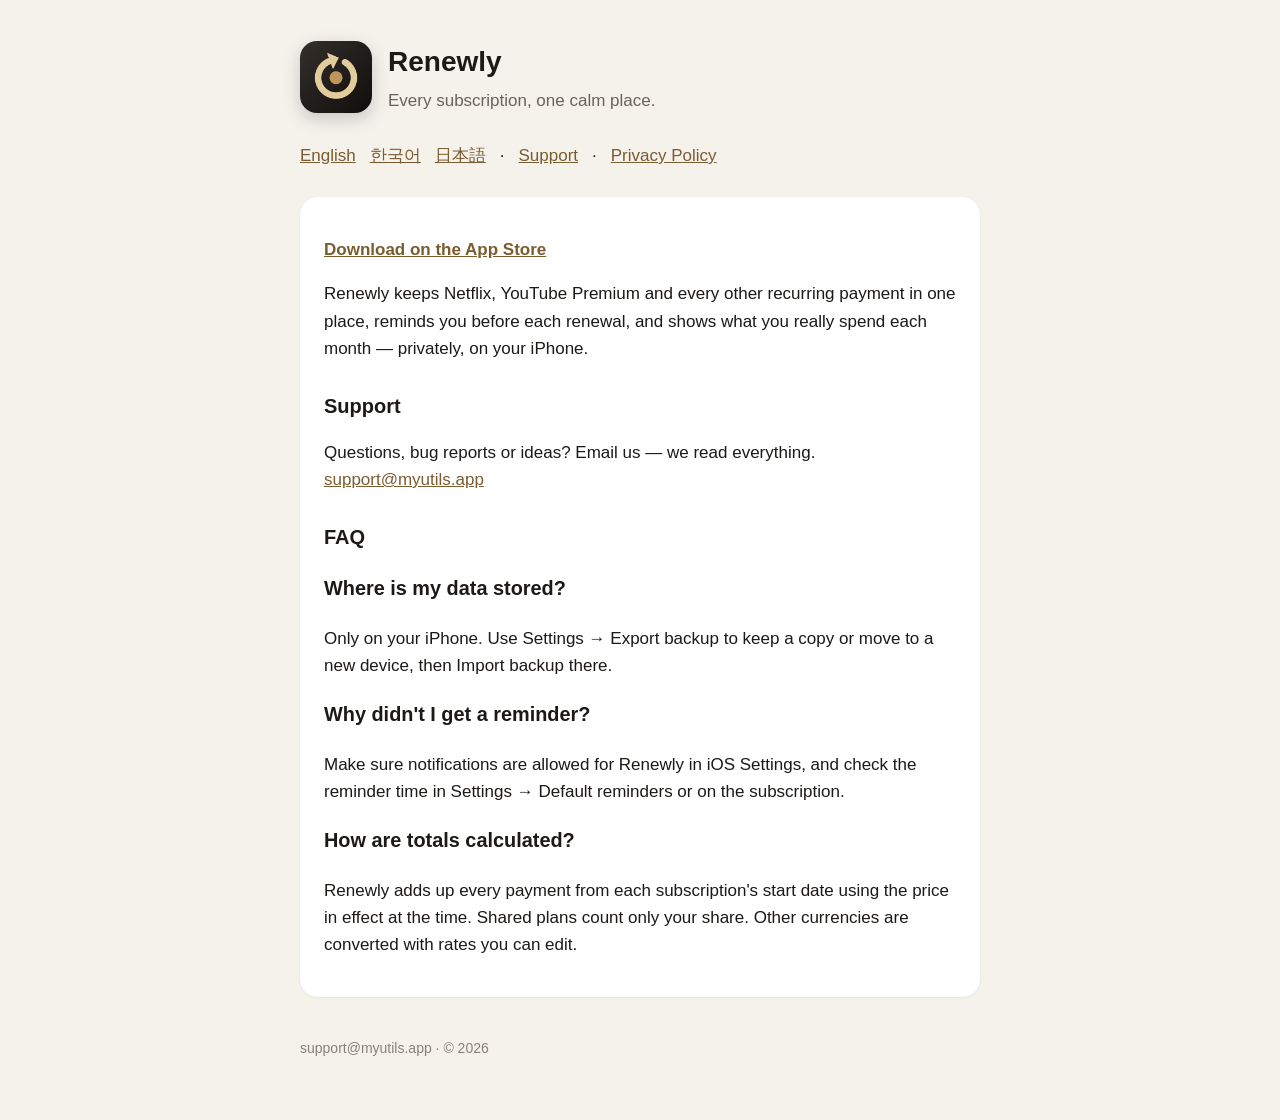
<file: index.html>
<!doctype html><html lang="en"><head><meta charset="utf-8"><meta name="viewport" content="width=device-width,initial-scale=1">
<title>Renewly — Support</title><link rel="stylesheet" href="./style.css"></head><body><main>
<header><img src="./icon.png" alt=""><div><h1>Renewly</h1><p class="tag">Every subscription, one calm place.</p></div></header>
<nav><a href="./privacy.html">English</a> <a href="./ko/privacy.html">한국어</a> <a href="./ja/privacy.html">日本語</a> · <a href="./index.html">Support</a> · <a href="./privacy.html">Privacy Policy</a></nav>
<div class="card"><p><a href="https://apps.apple.com/us/app/id6816965976"><strong>Download on the App Store</strong></a></p><p>Renewly keeps Netflix, YouTube Premium and every other recurring payment in one place, reminds you before each renewal, and shows what you really spend each month — privately, on your iPhone.</p><h2>Support</h2><p>Questions, bug reports or ideas? Email us — we read everything. <a href="mailto:support@myutils.app">support@myutils.app</a></p><h2>FAQ</h2><h3>Where is my data stored?</h3><p>Only on your iPhone. Use Settings → Export backup to keep a copy or move to a new device, then Import backup there.</p><h3>Why didn't I get a reminder?</h3><p>Make sure notifications are allowed for Renewly in iOS Settings, and check the reminder time in Settings → Default reminders or on the subscription.</p><h3>How are totals calculated?</h3><p>Renewly adds up every payment from each subscription's start date using the price in effect at the time. Shared plans count only your share. Other currencies are converted with rates you can edit.</p></div><footer>support@myutils.app · © 2026</footer></main></body></html>
</file>
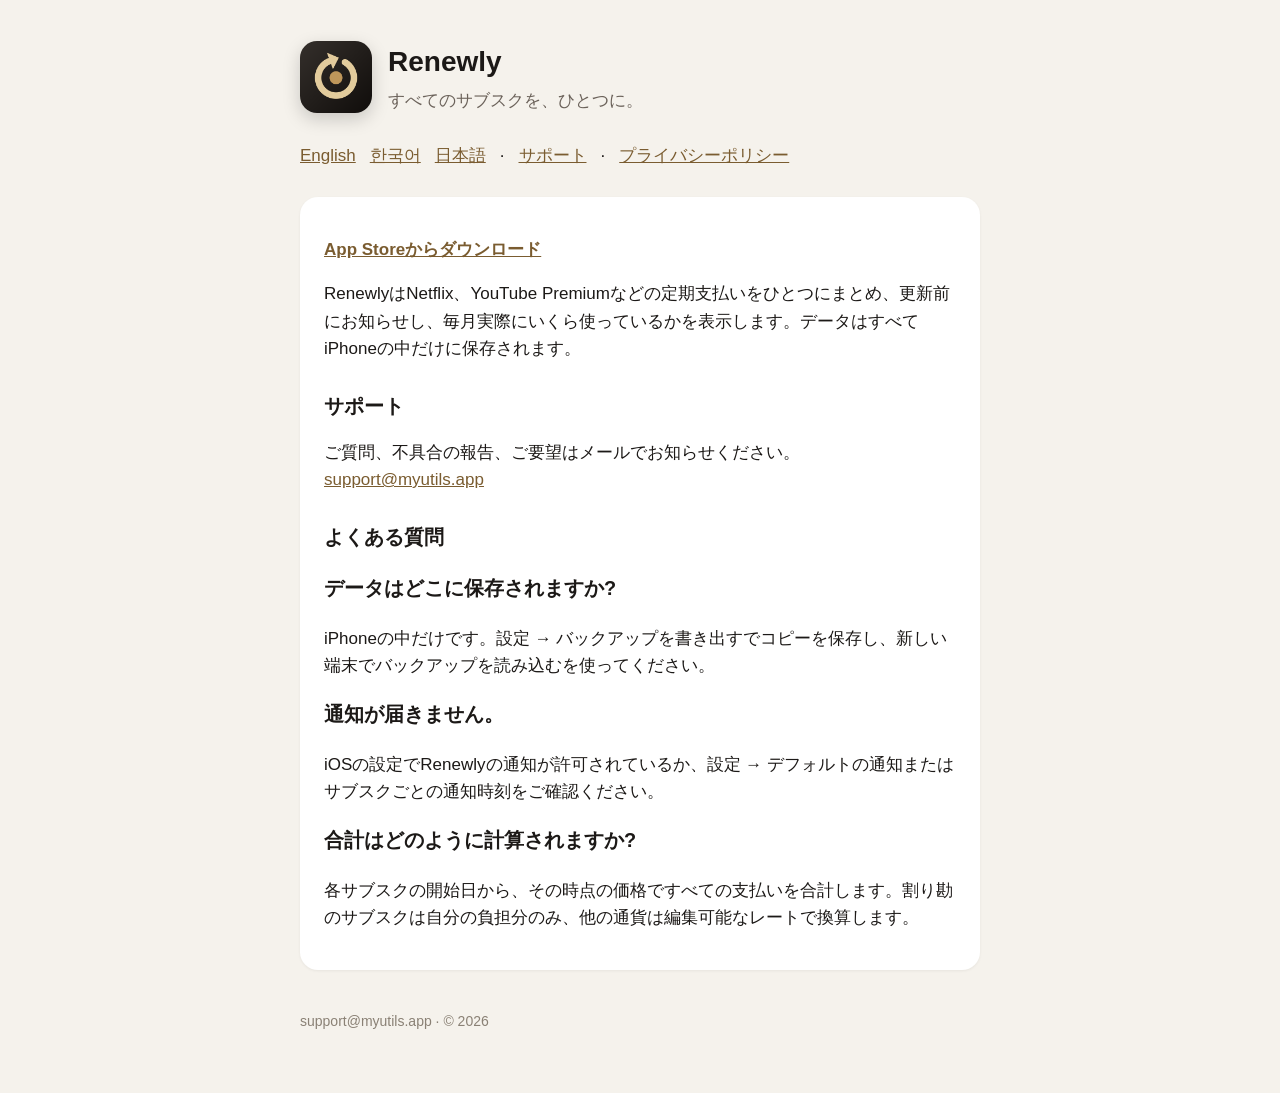
<file: ja/index.html>
<!doctype html><html lang="ja"><head><meta charset="utf-8"><meta name="viewport" content="width=device-width,initial-scale=1">
<title>Renewly — サポート</title><link rel="stylesheet" href="../style.css"></head><body><main>
<header><img src="../icon.png" alt=""><div><h1>Renewly</h1><p class="tag">すべてのサブスクを、ひとつに。</p></div></header>
<nav><a href="../privacy.html">English</a> <a href="../ko/privacy.html">한국어</a> <a href="../ja/privacy.html">日本語</a> · <a href="./index.html">サポート</a> · <a href="./privacy.html">プライバシーポリシー</a></nav>
<div class="card"><p><a href="https://apps.apple.com/jp/app/id6816965976"><strong>App Storeからダウンロード</strong></a></p><p>RenewlyはNetflix、YouTube Premiumなどの定期支払いをひとつにまとめ、更新前にお知らせし、毎月実際にいくら使っているかを表示します。データはすべてiPhoneの中だけに保存されます。</p><h2>サポート</h2><p>ご質問、不具合の報告、ご要望はメールでお知らせください。 <a href="mailto:support@myutils.app">support@myutils.app</a></p><h2>よくある質問</h2><h3>データはどこに保存されますか?</h3><p>iPhoneの中だけです。設定 → バックアップを書き出すでコピーを保存し、新しい端末でバックアップを読み込むを使ってください。</p><h3>通知が届きません。</h3><p>iOSの設定でRenewlyの通知が許可されているか、設定 → デフォルトの通知またはサブスクごとの通知時刻をご確認ください。</p><h3>合計はどのように計算されますか?</h3><p>各サブスクの開始日から、その時点の価格ですべての支払いを合計します。割り勘のサブスクは自分の負担分のみ、他の通貨は編集可能なレートで換算します。</p></div><footer>support@myutils.app · © 2026</footer></main></body></html>
</file>
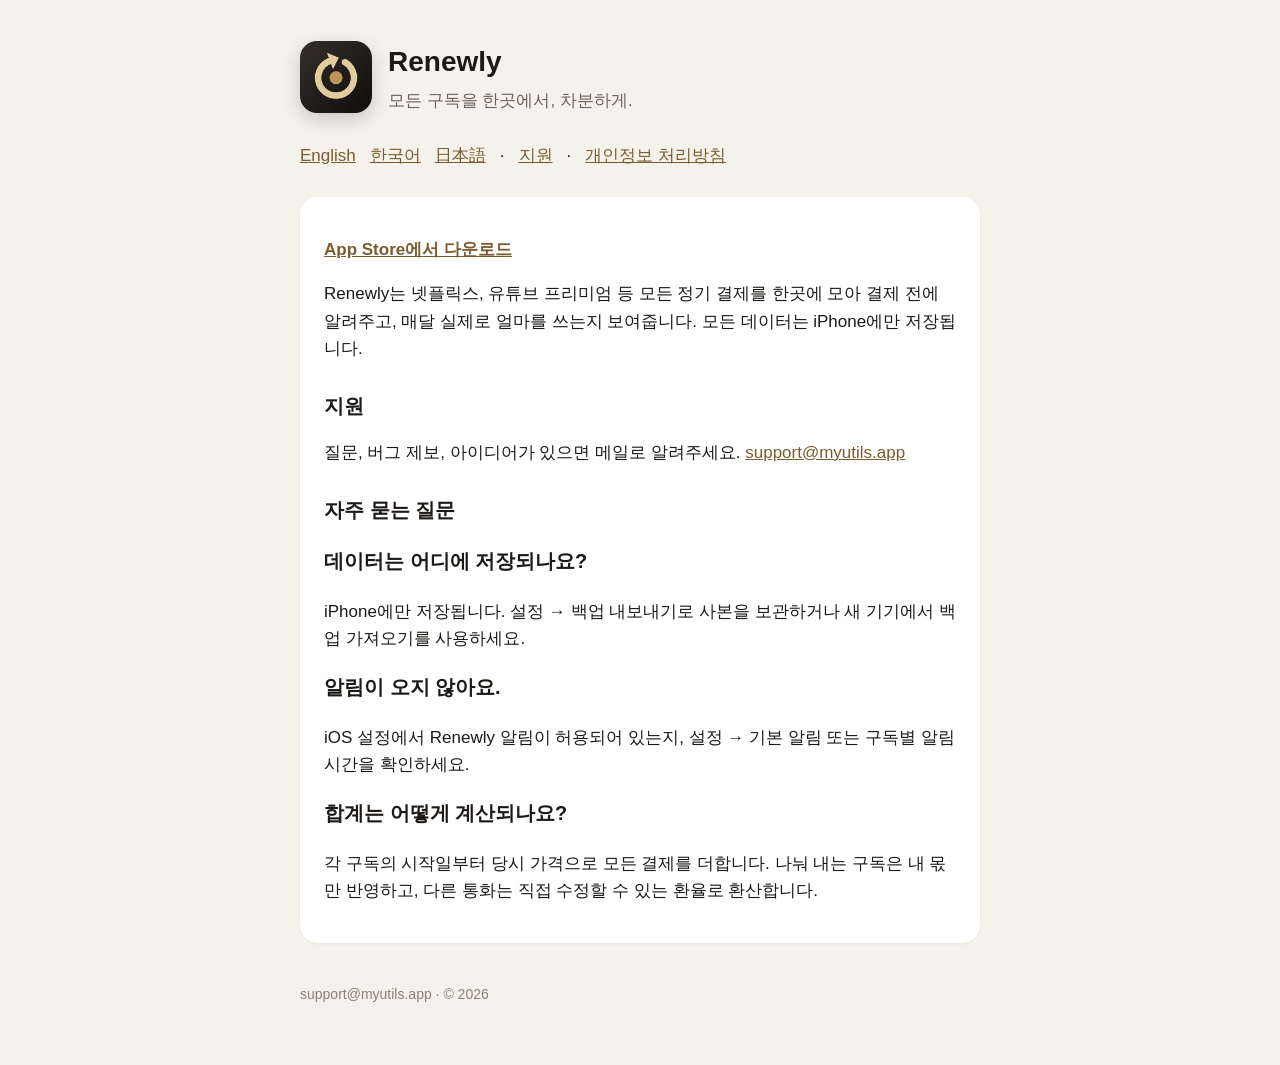
<file: ko/index.html>
<!doctype html><html lang="ko"><head><meta charset="utf-8"><meta name="viewport" content="width=device-width,initial-scale=1">
<title>Renewly — 지원</title><link rel="stylesheet" href="../style.css"></head><body><main>
<header><img src="../icon.png" alt=""><div><h1>Renewly</h1><p class="tag">모든 구독을 한곳에서, 차분하게.</p></div></header>
<nav><a href="../privacy.html">English</a> <a href="../ko/privacy.html">한국어</a> <a href="../ja/privacy.html">日本語</a> · <a href="./index.html">지원</a> · <a href="./privacy.html">개인정보 처리방침</a></nav>
<div class="card"><p><a href="https://apps.apple.com/kr/app/id6816965976"><strong>App Store에서 다운로드</strong></a></p><p>Renewly는 넷플릭스, 유튜브 프리미엄 등 모든 정기 결제를 한곳에 모아 결제 전에 알려주고, 매달 실제로 얼마를 쓰는지 보여줍니다. 모든 데이터는 iPhone에만 저장됩니다.</p><h2>지원</h2><p>질문, 버그 제보, 아이디어가 있으면 메일로 알려주세요. <a href="mailto:support@myutils.app">support@myutils.app</a></p><h2>자주 묻는 질문</h2><h3>데이터는 어디에 저장되나요?</h3><p>iPhone에만 저장됩니다. 설정 → 백업 내보내기로 사본을 보관하거나 새 기기에서 백업 가져오기를 사용하세요.</p><h3>알림이 오지 않아요.</h3><p>iOS 설정에서 Renewly 알림이 허용되어 있는지, 설정 → 기본 알림 또는 구독별 알림 시간을 확인하세요.</p><h3>합계는 어떻게 계산되나요?</h3><p>각 구독의 시작일부터 당시 가격으로 모든 결제를 더합니다. 나눠 내는 구독은 내 몫만 반영하고, 다른 통화는 직접 수정할 수 있는 환율로 환산합니다.</p></div><footer>support@myutils.app · © 2026</footer></main></body></html>
</file>
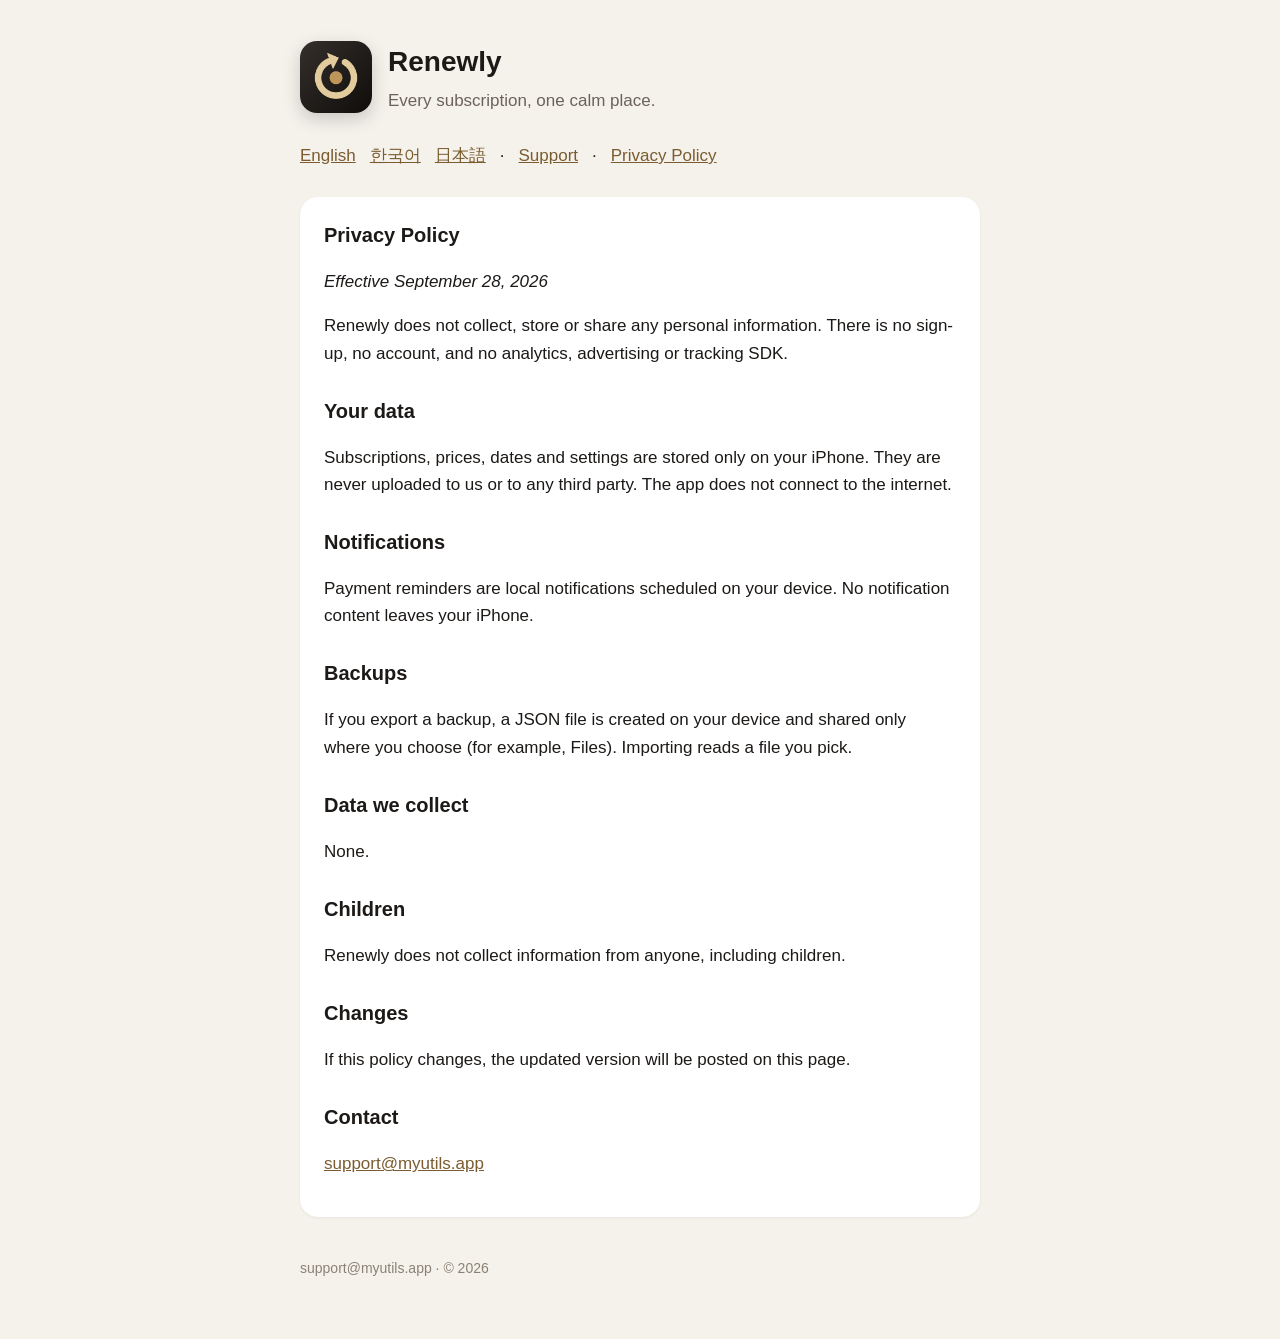
<file: privacy.html>
<!doctype html><html lang="en"><head><meta charset="utf-8"><meta name="viewport" content="width=device-width,initial-scale=1">
<title>Renewly — Privacy Policy</title><link rel="stylesheet" href="./style.css"></head><body><main>
<header><img src="./icon.png" alt=""><div><h1>Renewly</h1><p class="tag">Every subscription, one calm place.</p></div></header>
<nav><a href="./privacy.html">English</a> <a href="./ko/privacy.html">한국어</a> <a href="./ja/privacy.html">日本語</a> · <a href="./index.html">Support</a> · <a href="./privacy.html">Privacy Policy</a></nav>
<div class="card"><h2 style="margin-top:0">Privacy Policy</h2><p><em>Effective September 28, 2026</em></p><p>Renewly does not collect, store or share any personal information. There is no sign-up, no account, and no analytics, advertising or tracking SDK.</p><h2>Your data</h2><p>Subscriptions, prices, dates and settings are stored only on your iPhone. They are never uploaded to us or to any third party. The app does not connect to the internet.</p><h2>Notifications</h2><p>Payment reminders are local notifications scheduled on your device. No notification content leaves your iPhone.</p><h2>Backups</h2><p>If you export a backup, a JSON file is created on your device and shared only where you choose (for example, Files). Importing reads a file you pick.</p><h2>Data we collect</h2><p>None.</p><h2>Children</h2><p>Renewly does not collect information from anyone, including children.</p><h2>Changes</h2><p>If this policy changes, the updated version will be posted on this page.</p><h2>Contact</h2><p><a href="mailto:support@myutils.app">support@myutils.app</a></p></div><footer>support@myutils.app · © 2026</footer></main></body></html>
</file>
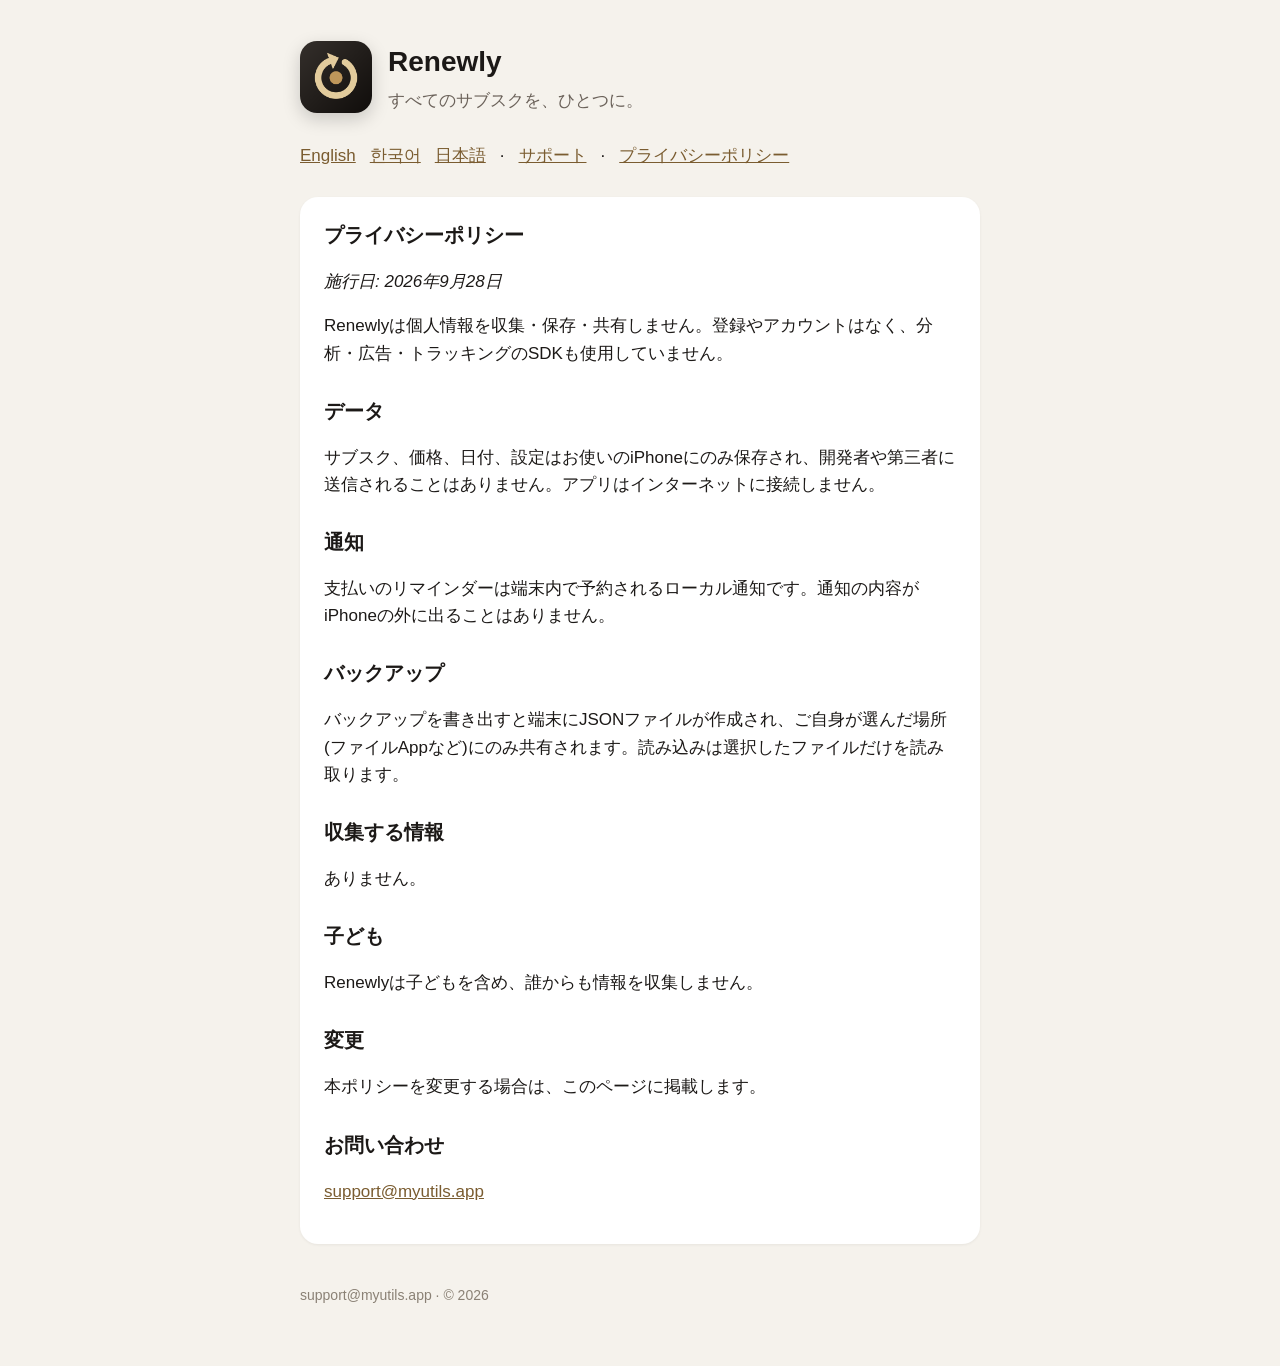
<file: ja/privacy.html>
<!doctype html><html lang="ja"><head><meta charset="utf-8"><meta name="viewport" content="width=device-width,initial-scale=1">
<title>Renewly — プライバシーポリシー</title><link rel="stylesheet" href="../style.css"></head><body><main>
<header><img src="../icon.png" alt=""><div><h1>Renewly</h1><p class="tag">すべてのサブスクを、ひとつに。</p></div></header>
<nav><a href="../privacy.html">English</a> <a href="../ko/privacy.html">한국어</a> <a href="../ja/privacy.html">日本語</a> · <a href="./index.html">サポート</a> · <a href="./privacy.html">プライバシーポリシー</a></nav>
<div class="card"><h2 style="margin-top:0">プライバシーポリシー</h2><p><em>施行日: 2026年9月28日</em></p><p>Renewlyは個人情報を収集・保存・共有しません。登録やアカウントはなく、分析・広告・トラッキングのSDKも使用していません。</p><h2>データ</h2><p>サブスク、価格、日付、設定はお使いのiPhoneにのみ保存され、開発者や第三者に送信されることはありません。アプリはインターネットに接続しません。</p><h2>通知</h2><p>支払いのリマインダーは端末内で予約されるローカル通知です。通知の内容がiPhoneの外に出ることはありません。</p><h2>バックアップ</h2><p>バックアップを書き出すと端末にJSONファイルが作成され、ご自身が選んだ場所(ファイルAppなど)にのみ共有されます。読み込みは選択したファイルだけを読み取ります。</p><h2>収集する情報</h2><p>ありません。</p><h2>子ども</h2><p>Renewlyは子どもを含め、誰からも情報を収集しません。</p><h2>変更</h2><p>本ポリシーを変更する場合は、このページに掲載します。</p><h2>お問い合わせ</h2><p><a href="mailto:support@myutils.app">support@myutils.app</a></p></div><footer>support@myutils.app · © 2026</footer></main></body></html>
</file>
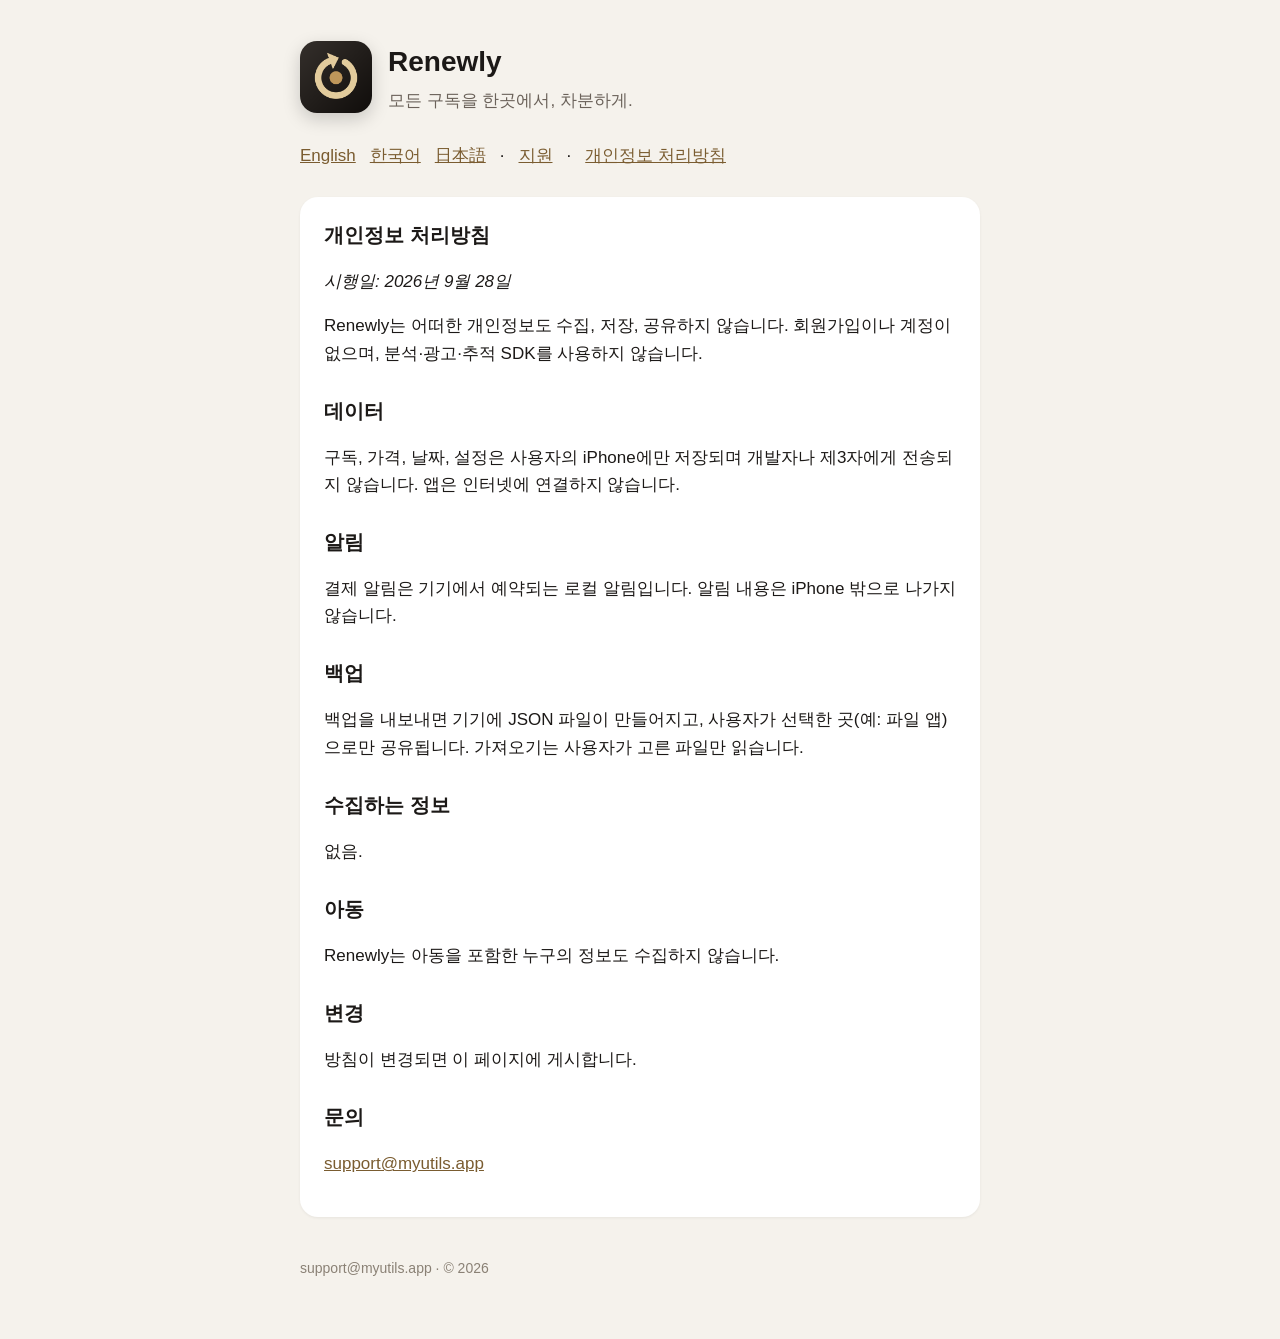
<file: ko/privacy.html>
<!doctype html><html lang="ko"><head><meta charset="utf-8"><meta name="viewport" content="width=device-width,initial-scale=1">
<title>Renewly — 개인정보 처리방침</title><link rel="stylesheet" href="../style.css"></head><body><main>
<header><img src="../icon.png" alt=""><div><h1>Renewly</h1><p class="tag">모든 구독을 한곳에서, 차분하게.</p></div></header>
<nav><a href="../privacy.html">English</a> <a href="../ko/privacy.html">한국어</a> <a href="../ja/privacy.html">日本語</a> · <a href="./index.html">지원</a> · <a href="./privacy.html">개인정보 처리방침</a></nav>
<div class="card"><h2 style="margin-top:0">개인정보 처리방침</h2><p><em>시행일: 2026년 9월 28일</em></p><p>Renewly는 어떠한 개인정보도 수집, 저장, 공유하지 않습니다. 회원가입이나 계정이 없으며, 분석·광고·추적 SDK를 사용하지 않습니다.</p><h2>데이터</h2><p>구독, 가격, 날짜, 설정은 사용자의 iPhone에만 저장되며 개발자나 제3자에게 전송되지 않습니다. 앱은 인터넷에 연결하지 않습니다.</p><h2>알림</h2><p>결제 알림은 기기에서 예약되는 로컬 알림입니다. 알림 내용은 iPhone 밖으로 나가지 않습니다.</p><h2>백업</h2><p>백업을 내보내면 기기에 JSON 파일이 만들어지고, 사용자가 선택한 곳(예: 파일 앱)으로만 공유됩니다. 가져오기는 사용자가 고른 파일만 읽습니다.</p><h2>수집하는 정보</h2><p>없음.</p><h2>아동</h2><p>Renewly는 아동을 포함한 누구의 정보도 수집하지 않습니다.</p><h2>변경</h2><p>방침이 변경되면 이 페이지에 게시합니다.</p><h2>문의</h2><p><a href="mailto:support@myutils.app">support@myutils.app</a></p></div><footer>support@myutils.app · © 2026</footer></main></body></html>
</file>
<file: style.css>
*{box-sizing:border-box}body{margin:0;font:17px/1.6 -apple-system,BlinkMacSystemFont,"Hiragino Sans","Apple SD Gothic Neo",sans-serif;background:#f5f2ec;color:#1c1917}
main{max-width:720px;margin:0 auto;padding:40px 20px 60px}header{display:flex;gap:16px;align-items:center;margin-bottom:28px}
header img{width:72px;height:72px;border-radius:17px;box-shadow:0 6px 18px rgba(0,0,0,.18)}h1{margin:0;font-size:28px}.tag{margin:2px 0 0;color:#6b625a}
nav{margin:0 0 28px;display:flex;gap:14px;flex-wrap:wrap}a{color:#7a5c30}h2{font-size:20px;margin:28px 0 6px}.card{background:#fff;border-radius:18px;padding:22px 24px;box-shadow:0 1px 3px rgba(0,0,0,.06)}
footer{margin-top:40px;color:#8a8175;font-size:14px}@media (prefers-color-scheme:dark){body{background:#15120f;color:#f1ece4}.card{background:#221d18}.tag,footer{color:#a89f94}a{color:#d9bf8c}}
</file>
